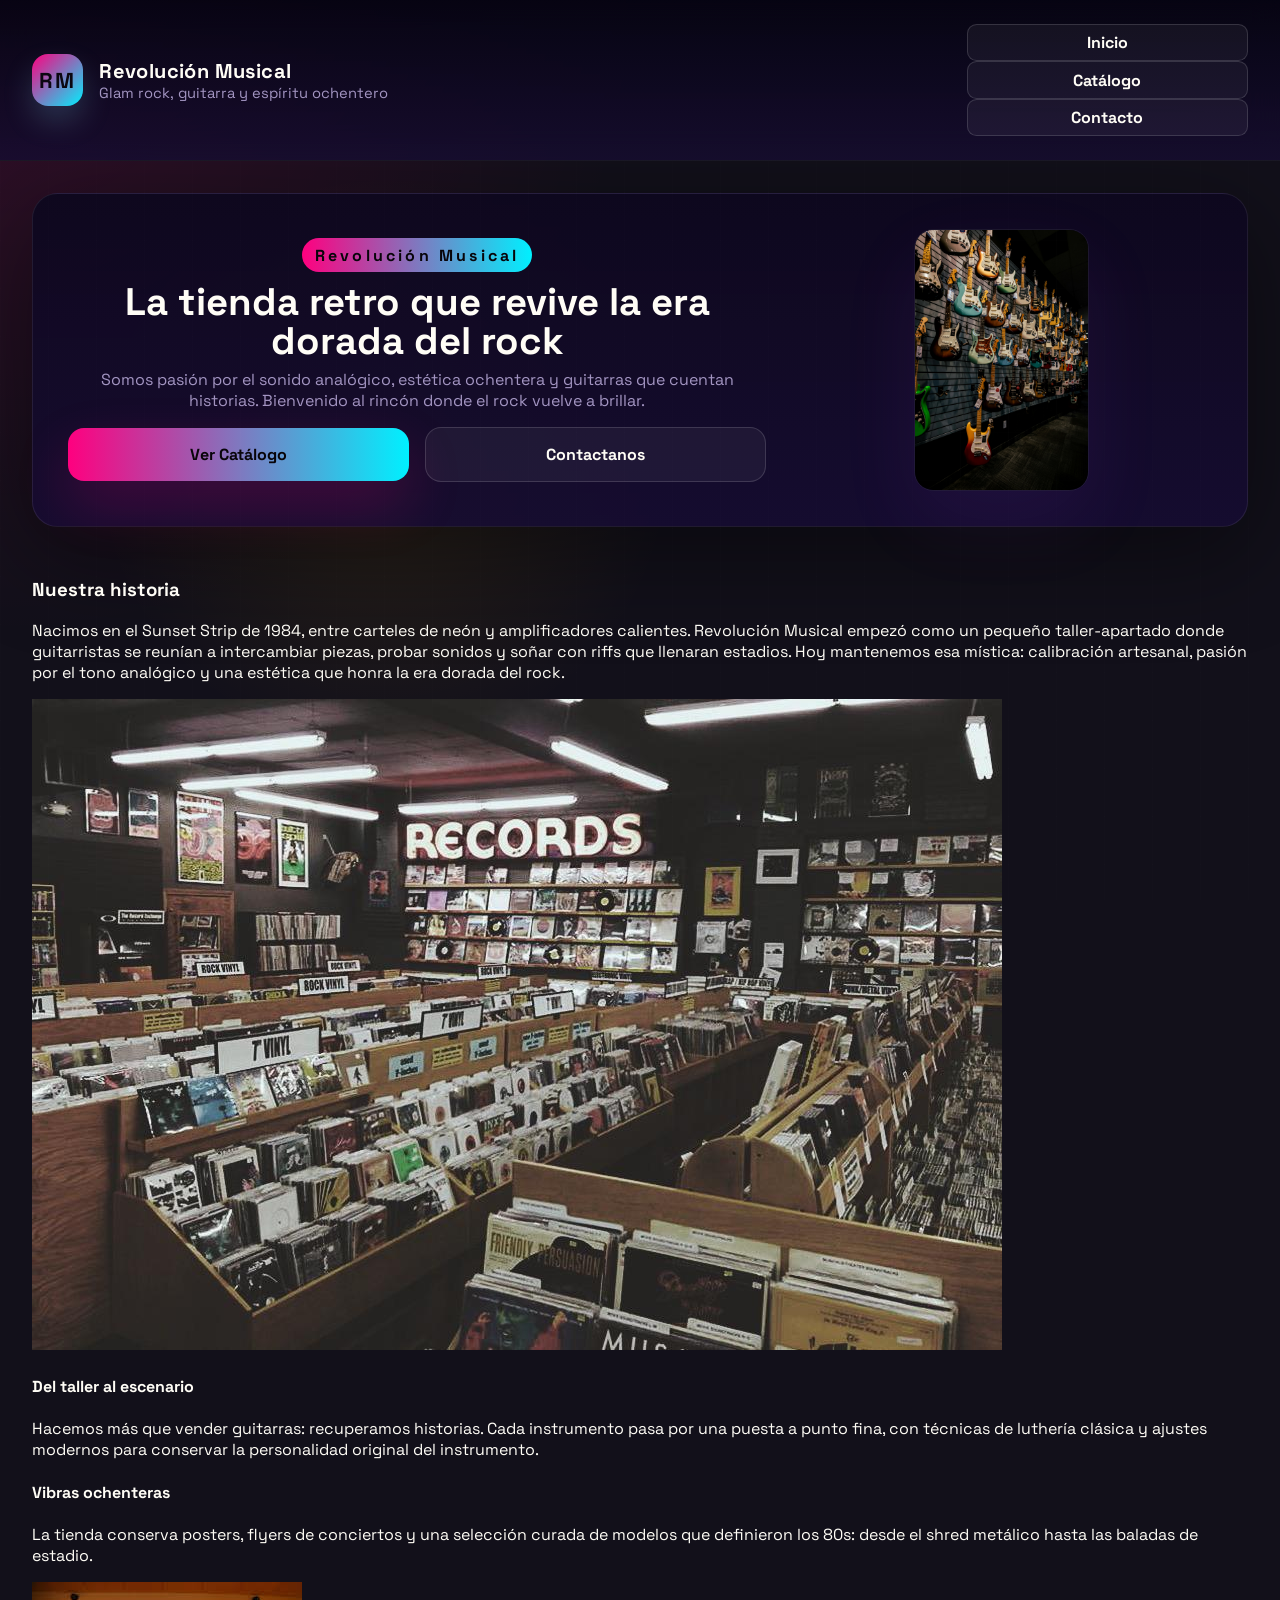
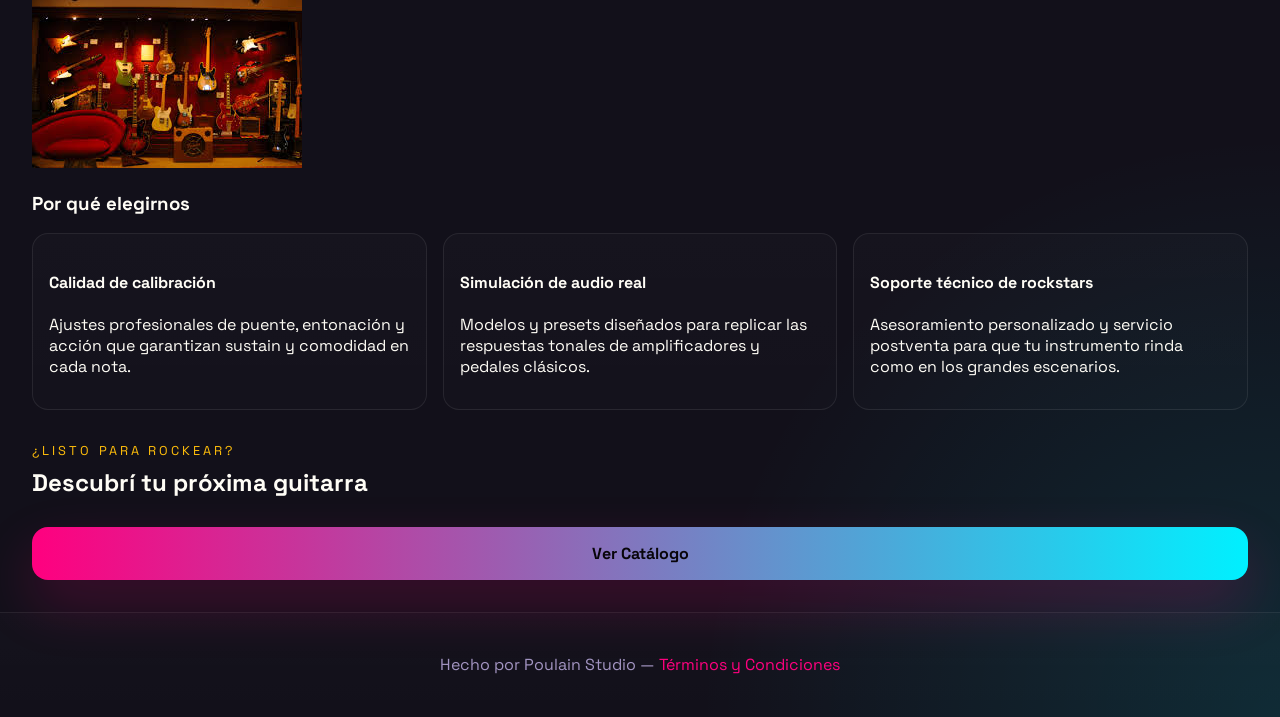
<file: index.html>
﻿<!DOCTYPE html>
<html lang="es">
<head>
  <meta charset="UTF-8">
  <meta name="viewport" content="width=device-width, initial-scale=1.0">
  <title>Revolución Musical — Inicio</title>
  <link rel="preconnect" href="https://fonts.googleapis.com">
  <link rel="preconnect" href="https://fonts.gstatic.com" crossorigin>
  <link href="https://fonts.googleapis.com/css2?family=Space+Grotesk:wght@400;500;600;700&display=swap" rel="stylesheet">
  <link rel="stylesheet" href="css/style.css">
</head>
<body>
  <!-- HEADER COMPARTIDO -->
  <header class="site-header">
    <div class="brand">
      <span class="brand-mark">RM</span>
      <div>
        <h1>Revolución Musical</h1>
        <p>Glam rock, guitarra y espíritu ochentero</p>
      </div>
    </div>
    <nav class="site-nav">
      <a href="index.html" class="secondary-button">Inicio</a>
      <a href="catalog.html" class="secondary-button">Catálogo</a>
      <a href="contact.html" class="secondary-button">Contacto</a>
    </nav>
  </header>

  <main class="layout">
    <!-- HERO & MARCA -->
    <section class="hero-panel" id="hero">
      <div class="hero-left">
        <div class="hero-badge">Revolución Musical</div>
        <h2 class="hero-title">La tienda retro que revive la era dorada del rock</h2>
        <p class="hero-lead">Somos pasión por el sonido analógico, estética ochentera y guitarras que cuentan historias. Bienvenido al rincón donde el rock vuelve a brillar.</p>
        <div class="hero-actions">
          <a href="catalog.html" class="primary-button">Ver Catálogo</a>
          <a href="contact.html" class="secondary-button">Contactanos</a>
        </div>
      </div>
      <div class="hero-right">
        <div class="hero-image">
          <img src="assets/img/IMAGEN-2-INTERIOR (2).jpg" alt="Interior de la tienda histórica en Sunset Strip, guitarras colgadas y luces neón">
        </div>
      </div>
    </section>

    <!-- NARRATIVA E IMÁGENES LOCALES SOBRE LA MARCA -->
    <section class="about-panel" id="about">
      <h3>Nuestra historia</h3>
      <p class="about-lead">Nacimos en el Sunset Strip de 1984, entre carteles de neón y amplificadores calientes. Revolución Musical empezó como un pequeño taller-apartado donde guitarristas se reunían a intercambiar piezas, probar sonidos y soñar con riffs que llenaran estadios. Hoy mantenemos esa mística: calibración artesanal, pasión por el tono analógico y una estética que honra la era dorada del rock.</p>

      <div class="about-narrative">
        <div class="narrative-image">
          <img src="assets/img/IMAGEN-1-INTERIOR.jpg" alt="Guitarra ochentera">
        </div>
        <div class="narrative-copy">
          <h4>Del taller al escenario</h4>
          <p>Hacemos más que vender guitarras: recuperamos historias. Cada instrumento pasa por una puesta a punto fina, con técnicas de luthería clásica y ajustes modernos para conservar la personalidad original del instrumento.</p>
          <h4>Vibras ochenteras</h4>
          <p>La tienda conserva posters, flyers de conciertos y una selección curada de modelos que definieron los 80s: desde el shred metálico hasta las baladas de estadio.</p>
        </div>
        <div class="narrative-image">
          <img src="assets/img/IMAGEN-3-INTERIOR.jpg" alt="Estética ochentera: sintetizadores, posters y luces rosa y turquesa creando ambiente retro">
        </div>
      </div>

      <h3>Por qué elegirnos</h3>
      <div class="about-grid three-col">
        <div class="about-card">
          <h4>Calidad de calibración</h4>
          <p>Ajustes profesionales de puente, entonación y acción que garantizan sustain y comodidad en cada nota.</p>
        </div>
        <div class="about-card">
          <h4>Simulación de audio real</h4>
          <p>Modelos y presets diseñados para replicar las respuestas tonales de amplificadores y pedales clásicos.</p>
        </div>
        <div class="about-card">
          <h4>Soporte técnico de rockstars</h4>
          <p>Asesoramiento personalizado y servicio postventa para que tu instrumento rinda como en los grandes escenarios.</p>
        </div>
      </div>
    </section>

    <!-- CTA FINAL -->
    <section class="catalog" id="cta-final">
      <div class="catalog-header">
        <div>
          <p class="eyebrow">¿Listo para rockear?</p>
          <h2>Descubrí tu próxima guitarra</h2>
        </div>
      </div>
      <div class="hero-actions" style="justify-content:flex-start; gap:1rem;">
        <a href="catalog.html" class="primary-button">Ver Catálogo</a>
      </div>
    </section>
  </main>

  <!-- FOOTER COMPARTIDO -->
  <footer class="site-footer">
    <p>Hecho por Poulain Studio — <a href="terms.html">Términos y Condiciones</a></p>
  </footer>
</body>
</html>
</file>
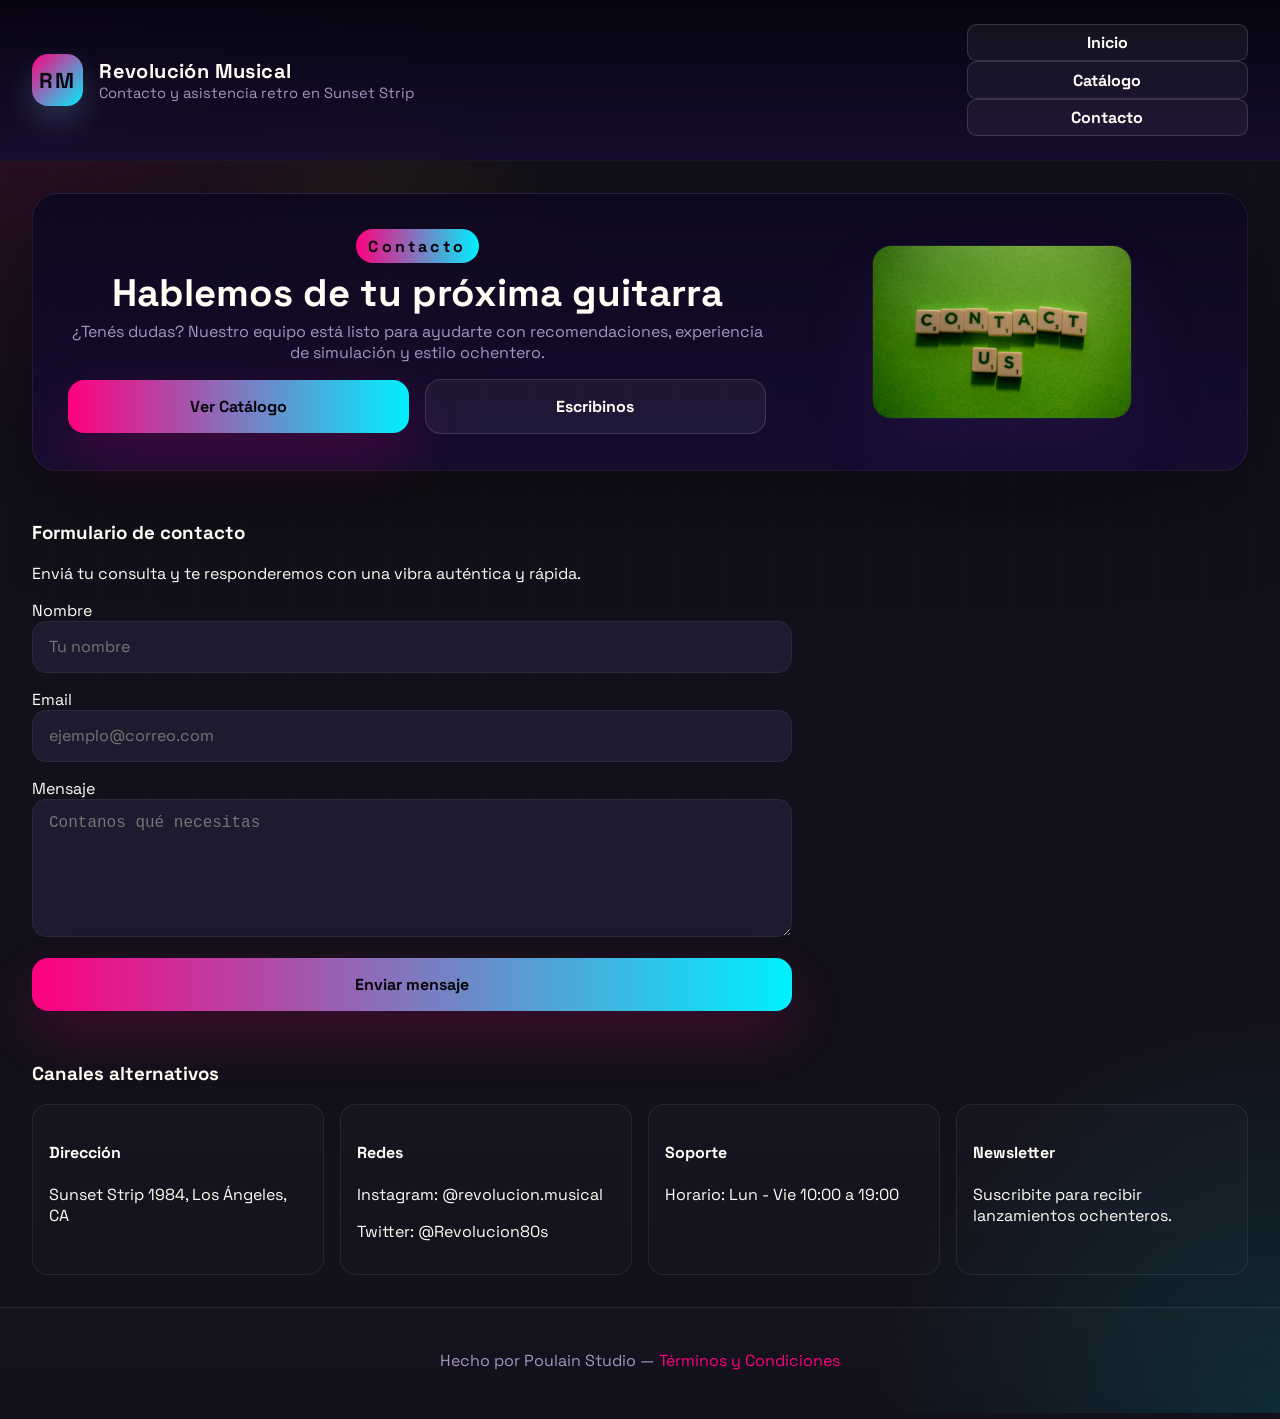
<file: contact.html>
<!DOCTYPE html>
<html lang="es">
<head>
  <meta charset="UTF-8">
  <meta name="viewport" content="width=device-width, initial-scale=1.0">
  <title>Revolución Musical — Contacto</title>
  <link rel="preconnect" href="https://fonts.googleapis.com">
  <link rel="preconnect" href="https://fonts.gstatic.com" crossorigin>
  <link href="https://fonts.googleapis.com/css2?family=Space+Grotesk:wght@400;500;600;700&display=swap" rel="stylesheet">
  <link rel="stylesheet" href="css/style.css">
</head>
<body>
  <!-- HEADER COMPARTIDO -->
  <header class="site-header">
    <div class="brand">
      <span class="brand-mark">RM</span>
      <div>
        <h1>Revolución Musical</h1>
        <p>Contacto y asistencia retro en Sunset Strip</p>
      </div>
    </div>
    <nav class="site-nav">
      <a href="index.html" class="secondary-button">Inicio</a>
      <a href="catalog.html" class="secondary-button">Catálogo</a>
      <a href="contact.html" class="secondary-button">Contacto</a>
    </nav>
  </header>

  <main class="layout">
    <!-- SECCIÓN DE CONTACTO -->
    <section class="hero-panel" id="hero">
      <div class="hero-left">
        <div class="hero-badge">Contacto</div>
        <h2 class="hero-title">Hablemos de tu próxima guitarra</h2>
        <p class="hero-lead">¿Tenés dudas? Nuestro equipo está listo para ayudarte con recomendaciones, experiencia de simulación y estilo ochentero.</p>
        <div class="hero-actions">
          <a href="catalog.html" class="primary-button">Ver Catálogo</a>
          <a href="#form-contacto" class="secondary-button">Escribinos</a>
        </div>
      </div>
      <div class="hero-right">
        <div class="hero-image">
          <img src="assets/img/IMAGEN-4-CONTACTO.jpg" alt="Contacto de tienda retro">
        </div>
      </div>
    </section>

    <section class="about-panel" id="form-contacto">
      <h3>Formulario de contacto</h3>
      <p class="about-lead">Enviá tu consulta y te responderemos con una vibra auténtica y rápida.</p>
      <form class="contact-form">
        <label>
          Nombre
          <input type="text" name="nombre" placeholder="Tu nombre" required>
        </label>
        <label>
          Email
          <input type="email" name="email" placeholder="ejemplo@correo.com" required>
        </label>
        <label>
          Mensaje
          <textarea name="mensaje" rows="6" placeholder="Contanos qué necesitas" required></textarea>
        </label>
        <button type="submit" class="primary-button">Enviar mensaje</button>
      </form>
    </section>

    <section class="about-panel" id="canales">
      <h3>Canales alternativos</h3>
      <div class="about-grid">
        <div class="about-card">
          <h4>Dirección</h4>
          <p>Sunset Strip 1984, Los Ángeles, CA</p>
        </div>
        <div class="about-card">
          <h4>Redes</h4>
          <p>Instagram: @revolucion.musical</p>
          <p>Twitter: @Revolucion80s</p>
        </div>
        <div class="about-card">
          <h4>Soporte</h4>
          <p>Horario: Lun - Vie 10:00 a 19:00</p>
        </div>
        <div class="about-card">
          <h4>Newsletter</h4>
          <p>Suscribite para recibir lanzamientos ochenteros.</p>
        </div>
      </div>
    </section>
  </main>

  <!-- FOOTER COMPARTIDO -->
  <footer class="site-footer">
    <p>Hecho por Poulain Studio — <a href="terms.html">Términos y Condiciones</a></p>
  </footer>
</body>
</html>
</file>
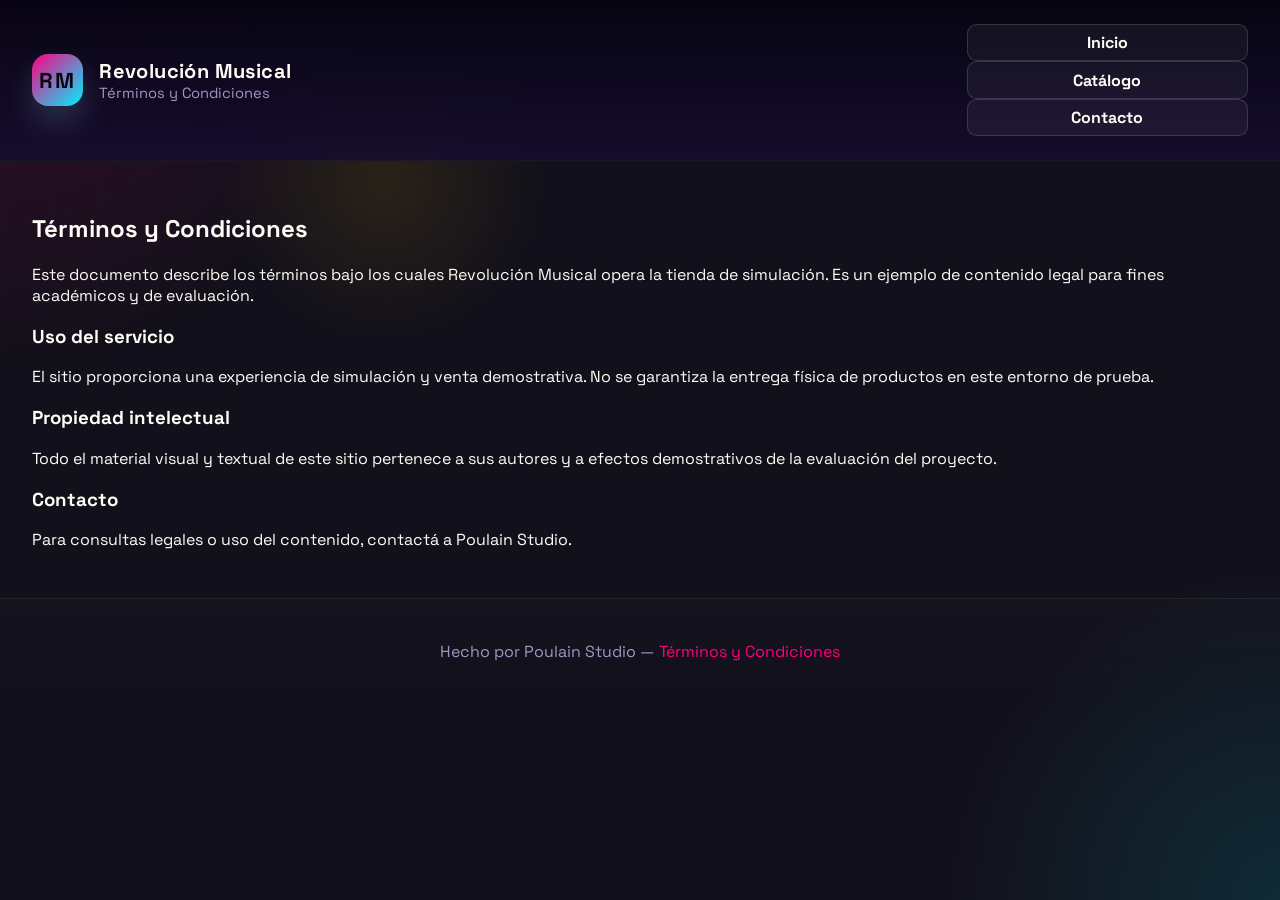
<file: terms.html>
<!DOCTYPE html>
<html lang="es">
<head>
  <meta charset="UTF-8">
  <meta name="viewport" content="width=device-width, initial-scale=1.0">
  <title>Términos y Condiciones — Revolución Musical</title>
  <link rel="preconnect" href="https://fonts.googleapis.com">
  <link rel="preconnect" href="https://fonts.gstatic.com" crossorigin>
  <link href="https://fonts.googleapis.com/css2?family=Space+Grotesk:wght@400;500;600;700&display=swap" rel="stylesheet">
  <link rel="stylesheet" href="css/style.css">
</head>
<body>
  <header class="site-header">
    <div class="brand">
      <span class="brand-mark">RM</span>
      <div>
        <h1>Revolución Musical</h1>
        <p>Términos y Condiciones</p>
      </div>
    </div>
    <nav class="site-nav">
      <a href="index.html" class="secondary-button">Inicio</a>
      <a href="catalog.html" class="secondary-button">Catálogo</a>
      <a href="contact.html" class="secondary-button">Contacto</a>
    </nav>
  </header>

  <main class="layout">
    <section class="about-panel">
      <h2>Términos y Condiciones</h2>
      <p>Este documento describe los términos bajo los cuales Revolución Musical opera la tienda de simulación. Es un ejemplo de contenido legal para fines académicos y de evaluación.</p>
      <h3>Uso del servicio</h3>
      <p>El sitio proporciona una experiencia de simulación y venta demostrativa. No se garantiza la entrega física de productos en este entorno de prueba.</p>
      <h3>Propiedad intelectual</h3>
      <p>Todo el material visual y textual de este sitio pertenece a sus autores y a efectos demostrativos de la evaluación del proyecto.</p>
      <h3>Contacto</h3>
      <p>Para consultas legales o uso del contenido, contactá a Poulain Studio.</p>
    </section>
  </main>

  <footer class="site-footer">
    <p>Hecho por Poulain Studio — <a href="terms.html">Términos y Condiciones</a></p>
  </footer>
</body>
</html>
</file>
<file: css/style.css>
﻿:root {
  --bg: #12101a; /* Carbón retro con un sutil toque violáceo de fondo */
  --panel: rgba(34, 25, 49, 0.9); /* Contenedores estilo casete vintage */
  --surface: #1e1a2f;
  --surface-soft: rgba(34, 25, 49, 0.9);
  --text: #fffdf6; /* Blanco cálido / crema para tipografías, fatiga visual cero */
  --muted: #a395c2; /* Lavanda apagado para textos secundarios */
  --electric: #ff007f; /* ¡Hot Pink / Rosa Neón ochentero puro para botones principales! */
  --neon: #00f0ff; /* Turquesa/Teal radical para acentos secundarios y links */
  --gold: #ffbe0b; /* Amarillo láser para etiquetas y eyebrows */
  --accent: #ff007f;
  --accent-2: #ffbe0b;
  --accent-shadow: rgba(255, 0, 127, 0.2);
  --border: rgba(255, 255, 255, 0.08);
  --shadow: 0 26px 100px rgba(0, 0, 0, 0.45);
}

* {
  box-sizing: border-box;
}

html {
  scroll-behavior: smooth;
  font-size: 16px;
}

body {
  margin: 0;
  min-height: 100vh;
  font-family: 'Space Grotesk', sans-serif;
  color: var(--text);
  background: radial-gradient(circle at top left, rgba(255, 0, 127, 0.14), transparent 24%),
              radial-gradient(circle at bottom right, rgba(0, 240, 255, 0.12), transparent 22%),
              radial-gradient(circle at 30% 20%, rgba(255, 190, 11, 0.1), transparent 14%),
              var(--bg);
}

body::before {
  content: '';
  position: fixed;
  inset: 0;
  background-image: linear-gradient(90deg, rgba(255, 255, 255, 0.04) 1px, transparent 1px),
                    linear-gradient(rgba(255, 255, 255, 0.02) 1px, transparent 1px);
  background-size: 48px 48px;
  pointer-events: none;
  opacity: 0.28;
}

/* Navigation links: remove underline and add neon hover */
.site-nav a {
  text-decoration: none;
  color: var(--text);
  padding: 0.45rem 0.9rem;
  border-radius: 0.6rem;
  transition: color 180ms ease, box-shadow 180ms ease, transform 160ms ease;
}
.site-nav a:hover {
  color: var(--electric);
  transform: translateY(-3px);
  box-shadow: 0 10px 30px rgba(255,0,127,0.10), 0 0 14px var(--neon);
}

/* Footer centered and tidy */
.site-footer {
  text-align: center;
  padding: 1.6rem 1rem;
  color: var(--muted);
  border-top: 1px solid var(--border);
  background: linear-gradient(180deg, rgba(255,255,255,0.01), transparent);
}
.site-footer a { text-decoration: none; color: var(--electric); }

/* Contact form premium inputs */
.contact-form {
  display: grid;
  gap: 1rem;
  max-width: 760px;
}
.contact-form input,
.contact-form textarea {
  width: 100%;
  padding: 0.9rem 1rem;
  background: var(--surface);
  border: 1px solid rgba(255,255,255,0.06);
  color: var(--text);
  border-radius: 0.9rem;
  font-size: 1rem;
  transition: box-shadow 180ms ease, border-color 180ms ease, transform 120ms ease;
}
.contact-form input:focus,
.contact-form textarea:focus {
  outline: none;
  border-color: var(--electric);
  box-shadow: 0 12px 40px rgba(255,0,127,0.12), 0 0 18px rgba(0,240,255,0.06);
  transform: translateY(-2px);
}

button,
input {
  font: inherit;
}

button {
  border: none;
  cursor: pointer;
}

.site-header {
  position: sticky;
  top: 0;
  z-index: 20;
  display: flex;
  flex-wrap: wrap;
  align-items: center;
  justify-content: space-between;
  gap: 1rem;
  padding: 1.5rem 2rem;
  background: linear-gradient(180deg, rgba(6,4,18,0.95), rgba(22,13,48,0.85));
  border-bottom: 1px solid var(--border);
  backdrop-filter: blur(16px);
}

.brand {
  display: flex;
  align-items: center;
  gap: 1rem;
}

.brand-mark {
  width: 3.2rem;
  height: 3.2rem;
  display: grid;
  place-items: center;
  border-radius: 1rem;
  background: linear-gradient(135deg, var(--electric), var(--neon));
  color: #0b0711;
  font-weight: 800;
  font-size: 1.35rem;
  letter-spacing: 0.08em;
  box-shadow: 0 15px 30px rgba(142, 229, 255, 0.18);
}

.site-header h1,
.site-header p {
  margin: 0;
}

.site-header h1 {
  font-size: 1.25rem;
  letter-spacing: 0.02em;
}

.site-header p {
  color: var(--muted);
  font-size: 0.92rem;
}

.cart-button {
  display: inline-flex;
  align-items: center;
  justify-content: center;
  gap: 0.75rem;
  padding: 0.95rem 1.3rem;
  border-radius: 999px;
  background: linear-gradient(135deg, rgba(71,209,255,0.14), rgba(182,75,255,0.14));
  color: var(--text);
  border: 1px solid rgba(255,255,255,0.08);
  box-shadow: 0 18px 40px var(--accent-shadow);
  font-weight: 700;
}

.layout {
  display: grid;
  gap: 2rem;
  padding: 2rem;
  max-width: 1320px;
  margin: 0 auto;
}

.hero-panel {
  display: grid;
  grid-template-columns: 1fr 420px;
  gap: 1.6rem;
  padding: 2.2rem;
  border-radius: 1.6rem;
  border: 1px solid var(--border);
  background: linear-gradient(180deg, rgba(14,8,30,0.96), rgba(22,12,50,0.9));
  box-shadow: var(--shadow);
  align-items: center;
  justify-items: center;
}
.hero-panel .hero-left {
  text-align: center;
}
.hero-panel .hero-actions {
  justify-content: center;
}

.hero-left .hero-badge {
  display: inline-block;
  padding: 0.4rem 0.8rem;
  border-radius: 999px;
  background: linear-gradient(90deg, var(--electric), var(--neon));
  color: #08050a;
  font-weight: 800;
  letter-spacing: 0.2em;
  margin-bottom: 0.6rem;
}

.hero-title {
  margin: 0 0 0.6rem 0;
  font-size: clamp(1.7rem, 3vw, 2.6rem);
  line-height: 1.02;
}

.hero-lead {
  margin: 0 0 1rem 0;
  color: var(--muted);
  max-width: 44rem;
}

.hero-actions {
  display: flex;
  gap: 1rem;
  align-items: center;
}

.hero-right {
  display: grid;
  place-items: center;
}

.hero-image {
  width: min(100%, 260px);
  max-width: 260px;
  border-radius: 1.2rem;
  overflow: hidden;
  border: 1px solid rgba(255,255,255,0.06);
  box-shadow: 0 30px 80px rgba(182,75,255,0.08);
}

.hero-image img {
  width: 100%;
  max-height: 260px;
  object-fit: cover;
  display: block;
  transform-origin: center center;
  transition: transform 0.9s cubic-bezier(.2,.9,.3,1);
}

.hero-stats {
  display: grid;
  gap: 1rem;
  grid-template-columns: repeat(2, minmax(0, 1fr));
}

.hero-stats div {
  padding: 1.3rem;
  border-radius: 1.5rem;
  border: 1px solid rgba(255,255,255,0.08);
  background: rgba(255,255,255,0.03);
}

.hero-stats strong {
  display: block;
  margin-bottom: 0.5rem;
  font-size: 1.7rem;
  color: var(--accent-2);
}

.catalog {
  display: grid;
  gap: 1.8rem;
}

.error-panel {
  padding: 2rem;
  border-radius: 1.5rem;
  border: 1px solid rgba(255,255,255,0.1);
  background: rgba(255,255,255,0.03);
  color: var(--text);
  max-width: 46rem;
  margin: 0 auto;
  text-align: center;
}

.error-panel h3 {
  margin: 0 0 0.75rem;
  font-size: 1.4rem;
  color: var(--gold);
}

.error-panel p {
  margin: 0;
  color: var(--muted);
  line-height: 1.7;
}

.catalog-header {
  display: flex;
  flex-wrap: wrap;
  align-items: center;
  justify-content: space-between;
  gap: 1rem;
}

.eyebrow {
  margin: 0 0 0.5rem;
  text-transform: uppercase;
  color: var(--gold);
  letter-spacing: 0.24em;
  font-size: 0.8rem;
}

.catalog-header h2 {
  margin: 0;
}

.filters {
  width: min(100%, 24rem);
}

.filters label {
  display: flex;
  flex-direction: column;
  gap: 0.6rem;
  color: var(--muted);
  font-size: 0.95rem;
}

.filters input {
  width: 100%;
  padding: 1rem 1rem;
  border: 1px solid rgba(255,255,255,0.12);
  border-radius: 1.2rem;
  background: rgba(255,255,255,0.04);
  color: var(--text);
  box-shadow: inset 0 0 0 1px rgba(255,255,255,0.01);
}

.filters input:focus {
  outline: none;
  border-color: rgba(142, 229, 255, 0.7);
  box-shadow: 0 0 0 4px rgba(142, 229, 255, 0.12);
}

.product-grid {
  display: grid;
  gap: 1.6rem;
  grid-template-columns: repeat(auto-fit, minmax(260px, 1fr));
}

.product-card {
  display: grid;
  grid-template-rows: auto 1fr auto;
  gap: 0.9rem;
  border-radius: 1.25rem;
  background: linear-gradient(180deg, rgba(18,12,45,0.9), rgba(12,8,34,0.92));
  border: 1px solid var(--border);
  box-shadow: 0 18px 40px rgba(0,0,0,0.4);
  overflow: hidden;
  position: relative;
  transition: transform 0.28s cubic-bezier(.2,.9,.3,1), box-shadow 0.28s ease, background 0.28s ease;
}

.product-card::after {
  content: '';
  position: absolute;
  inset: 0;
  background: linear-gradient(90deg, rgba(71,209,255,0.04), rgba(182,75,255,0.03));
  pointer-events: none;
}

.product-card img {
  width: 100%;
  aspect-ratio: 16 / 10;
  object-fit: cover;
  display: block;
  transition: transform 0.45s cubic-bezier(.2,.9,.3,1);
}

.product-card .card-body {
  position: relative;
  z-index: 1;
  padding: 1.25rem;
  display: grid;
  gap: 0.9rem;
}

.product-card h3 {
  margin: 0;
  font-size: 1.18rem;
}

.product-card p {
  margin: 0;
  color: var(--muted);
  line-height: 1.7;
}

.product-meta {
  display: flex;
  align-items: center;
  justify-content: space-between;
  gap: 0.75rem;
}

.product-meta span {
  color: var(--accent);
  font-weight: 700;
}

.product-card .product-actions {
  display: flex;
  align-items: center;
  justify-content: space-between;
  gap: 1rem;
}

.product-card .product-actions button,
.primary-button,
.secondary-button,
.remove-button {
  transition: transform 0.18s ease, box-shadow 0.18s ease, background 0.18s ease;
}

.product-card .product-actions button {
  padding: 0.7rem 0.95rem;
  border-radius: 0.9rem;
  background: linear-gradient(135deg, rgba(71,209,255,0.14), rgba(182,75,255,0.12));
  color: var(--text);
  border: 1px solid rgba(255,255,255,0.08);
  box-shadow: 0 10px 28px rgba(71,209,255,0.06);
}

.product-card:hover {
  transform: translateY(-8px) scale(1.02);
  box-shadow: 0 38px 90px rgba(11,8,30,0.6);
}

.product-card:hover img {
  transform: scale(1.06) translateY(-4px);
}

.product-card .product-actions button:hover {
  transform: translateY(-4px);
  box-shadow: 0 22px 48px rgba(182,75,255,0.12);
}

.product-card .product-actions button:active {
  transform: translateY(-2px) scale(0.995);
}

.cart-panel {
  position: fixed;
  top: 0;
  right: 0;
  height: 100vh;
  width: min(380px, 100%);
  transform: translateX(110%);
  transition: transform 0.32s ease;
  background: rgba(10, 9, 26, 0.98);
  border-left: 1px solid rgba(255,255,255,0.08);
  padding: 1.5rem;
  display: grid;
  grid-template-rows: auto 1fr auto;
  gap: 1.5rem;
  z-index: 30;
  backdrop-filter: blur(14px);
}

.cart-panel::before {
  content: '';
  position: absolute;
  inset: 0;
  background: linear-gradient(135deg, rgba(142, 229, 255, 0.06), transparent 45%);
  pointer-events: none;
}

.cart-panel.open {
  transform: translateX(0);
}

.cart-header {
  display: flex;
  align-items: center;
  justify-content: space-between;
  gap: 1rem;
  position: relative;
  z-index: 1;
}

.cart-header h3 {
  margin: 0;
}

.icon-button {
  width: 2.7rem;
  height: 2.7rem;
  border-radius: 50%;
  background: rgba(255,255,255,0.05);
  color: var(--text);
  display: grid;
  place-items: center;
}

.cart-items {
  display: grid;
  gap: 1rem;
  overflow-y: auto;
  padding-right: 0.5rem;
}

.cart-item {
  display: grid;
  grid-template-columns: 5rem 1fr;
  gap: 0.85rem;
  background: linear-gradient(180deg, rgba(255,255,255,0.02), rgba(255,255,255,0.01));
  border: 1px solid rgba(255,255,255,0.06);
  padding: 1rem;
  border-radius: 1.2rem;
}

.cart-item img {
  width: 100%;
  height: 100%;
  object-fit: cover;
  border-radius: 1rem;
}

.item-details {
  display: grid;
  gap: 0.45rem;
}

.item-details h4,
.item-details p {
  margin: 0;
}

.item-details h4 {
  font-size: 1rem;
}

.item-details p {
  color: var(--muted);
  font-size: 0.95rem;
}

.item-meta {
  display: flex;
  align-items: center;
  justify-content: space-between;
  gap: 0.5rem;
}

.item-meta span {
  font-weight: 700;
  color: var(--accent);
}

.remove-button {
  padding: 0.45rem 0.75rem;
  border-radius: 0.9rem;
  background: rgba(182,75,255,0.12);
  color: var(--text);
  border: 1px solid rgba(255,255,255,0.06);
}

.cart-summary {
  display: grid;
  gap: 1rem;
  border-top: 1px solid rgba(255,255,255,0.08);
  padding-top: 1rem;
  position: relative;
  z-index: 1;
}

.summary-row {
  display: flex;
  justify-content: space-between;
  gap: 1rem;
  color: var(--muted);
}

.summary-row strong {
  color: var(--text);
}

.cart-actions {
  display: grid;
  gap: 0.9rem;
}

.primary-button,
.secondary-button {
  width: 100%;
  padding: 1rem 1.1rem;
  border-radius: 1rem;
  font-weight: 700;
  cursor: pointer;
  text-decoration: none;
  display: inline-flex;
  align-items: center;
  justify-content: center;
}

.primary-button {
  background: linear-gradient(90deg, var(--electric), var(--neon));
  color: #08050a;
  box-shadow: 0 24px 56px var(--accent-shadow);
}

.secondary-button {
  background: rgba(255,255,255,0.05);
  color: var(--text);
  border: 1px solid rgba(255,255,255,0.14);
}

.primary-button:hover,
.secondary-button:hover,
.remove-button:hover {
  transform: translateY(-1px);
}

.empty-message {
  color: var(--muted);
  line-height: 1.8;
}

/* Modal */
.modal {
  position: fixed;
  top: 0;
  left: 0;
  width: 100%;
  height: 100vh;
  display: none;
  justify-content: center;
  align-items: center;
  background: rgba(3, 6, 18, 0.92);
  backdrop-filter: blur(18px);
  z-index: 100;
  pointer-events: none;
}

.modal[aria-hidden="false"] {
  display: flex;
  pointer-events: auto;
}

.modal-panel {
  width: min(980px, 96%);
  max-width: 980px;
  background: linear-gradient(180deg, rgba(18,12,45,0.98), rgba(9,6,28,0.99));
  border-radius: 1.25rem;
  padding: 1.5rem;
  border: 1px solid rgba(255,255,255,0.08);
  box-shadow: 0 48px 140px rgba(12, 10, 35, 0.75);
  max-height: 92vh;
  overflow-y: auto;
}

.modal-body {
  display: grid;
  grid-template-columns: 420px 1fr;
  gap: 1.4rem;
  align-items: start;
}

.modal-media {
  display: flex;
  align-items: center;
  justify-content: center;
}

.modal-media img {
  width: 100%;
  max-height: 56vh;
  object-fit: cover;
  border-radius: 1rem;
}

.modal-info {
  display: flex;
  flex-direction: column;
  gap: 1rem;
}

.color-picker {
  margin-top: 1rem;
}

.color-picker label {
  display: block;
  margin-bottom: 0.6rem;
  color: var(--muted);
  font-size: 0.95rem;
  letter-spacing: 0.02em;
}

.modal-actions {
  display: flex;
  justify-content: space-between;
  align-items: center;
  gap: 1rem;
  flex-wrap: wrap;
  margin-top: 1.4rem;
}

.modal-actions strong {
  font-size: 1.35rem;
  color: var(--text);
}

#modal-add {
  min-width: 160px;
}

.swatches {
  display: flex;
  gap: 0.6rem;
  flex-wrap: wrap;
  margin-top: 0.5rem;
}

.swatch {
  width: 36px;
  height: 36px;
  border-radius: 12px;
  border: 2px solid rgba(255,255,255,0.08);
  cursor: pointer;
  transition: transform 0.18s ease, box-shadow 0.18s ease, border-color 0.18s ease;
}

.swatch.selected {
  outline: none;
  border-color: var(--electric);
  transform: translateY(-4px);
  box-shadow: 0 12px 34px rgba(71,209,255,0.14);
}

button:focus,
.icon-button:focus,
.swatch:focus {
  outline: 3px solid rgba(71,209,255,0.18);
  outline-offset: 3px;
}

@media (max-width: 980px) {
  .modal-panel {
    width: min(100%, 94%);
  }
}

@media (max-width: 720px) {
  .modal-panel {
    padding: 1rem;
  }

  .modal-body {
    grid-template-columns: 1fr;
  }

  .modal-media img {
    max-height: 42vh;
  }

  .modal-actions {
    flex-direction: column;
    align-items: stretch;
  }

  #modal-add {
    width: 100%;
  }
}

/* About and accessories small layouts */
.about-grid {
  display: grid;
  grid-template-columns: repeat(auto-fit, minmax(190px, 1fr));
  gap: 1rem;
}

.about-card {
  background: linear-gradient(180deg, rgba(255,255,255,0.02), rgba(255,255,255,0.01));
  padding: 1rem;
  border-radius: 1rem;
  border: 1px solid var(--border);
}

.accessory-grid {
  display: grid;
  grid-template-columns: repeat(auto-fit, minmax(180px, 1fr));
  gap: 1rem;
}

.accessory-card {
  padding: 0.9rem;
  border-radius: 1rem;
  background: linear-gradient(180deg, rgba(255,255,255,0.02), transparent);
  border: 1px solid var(--border);
  display: grid;
  gap: 0.6rem;
  text-align: center;
}

.accessory-card img { width: 100%; height: 110px; object-fit: cover; border-radius: 8px; }

/* tiny animations */
.fade-in { animation: fadeInUp .6s ease both; }
@keyframes fadeInUp { from { opacity: 0; transform: translateY(16px);} to { opacity:1; transform: translateY(0);} }

@media (max-width: 980px) {
  .site-header {
    flex-direction: column;
    align-items: flex-start;
  }

  .hero-panel {
    grid-template-columns: 1fr;
    padding: 1.25rem;
  }

  .catalog { padding: 1rem; }
}

@media (max-width: 720px) {
  .layout {
    padding: 1rem;
  }

  .hero-panel {
    border-radius: 1.5rem;
  }

  .modal-body { grid-template-columns: 1fr; }

  .product-card {
    border-radius: 1.5rem;
  }

  .cart-panel {
    width: 100%;
  }
}
</file>
